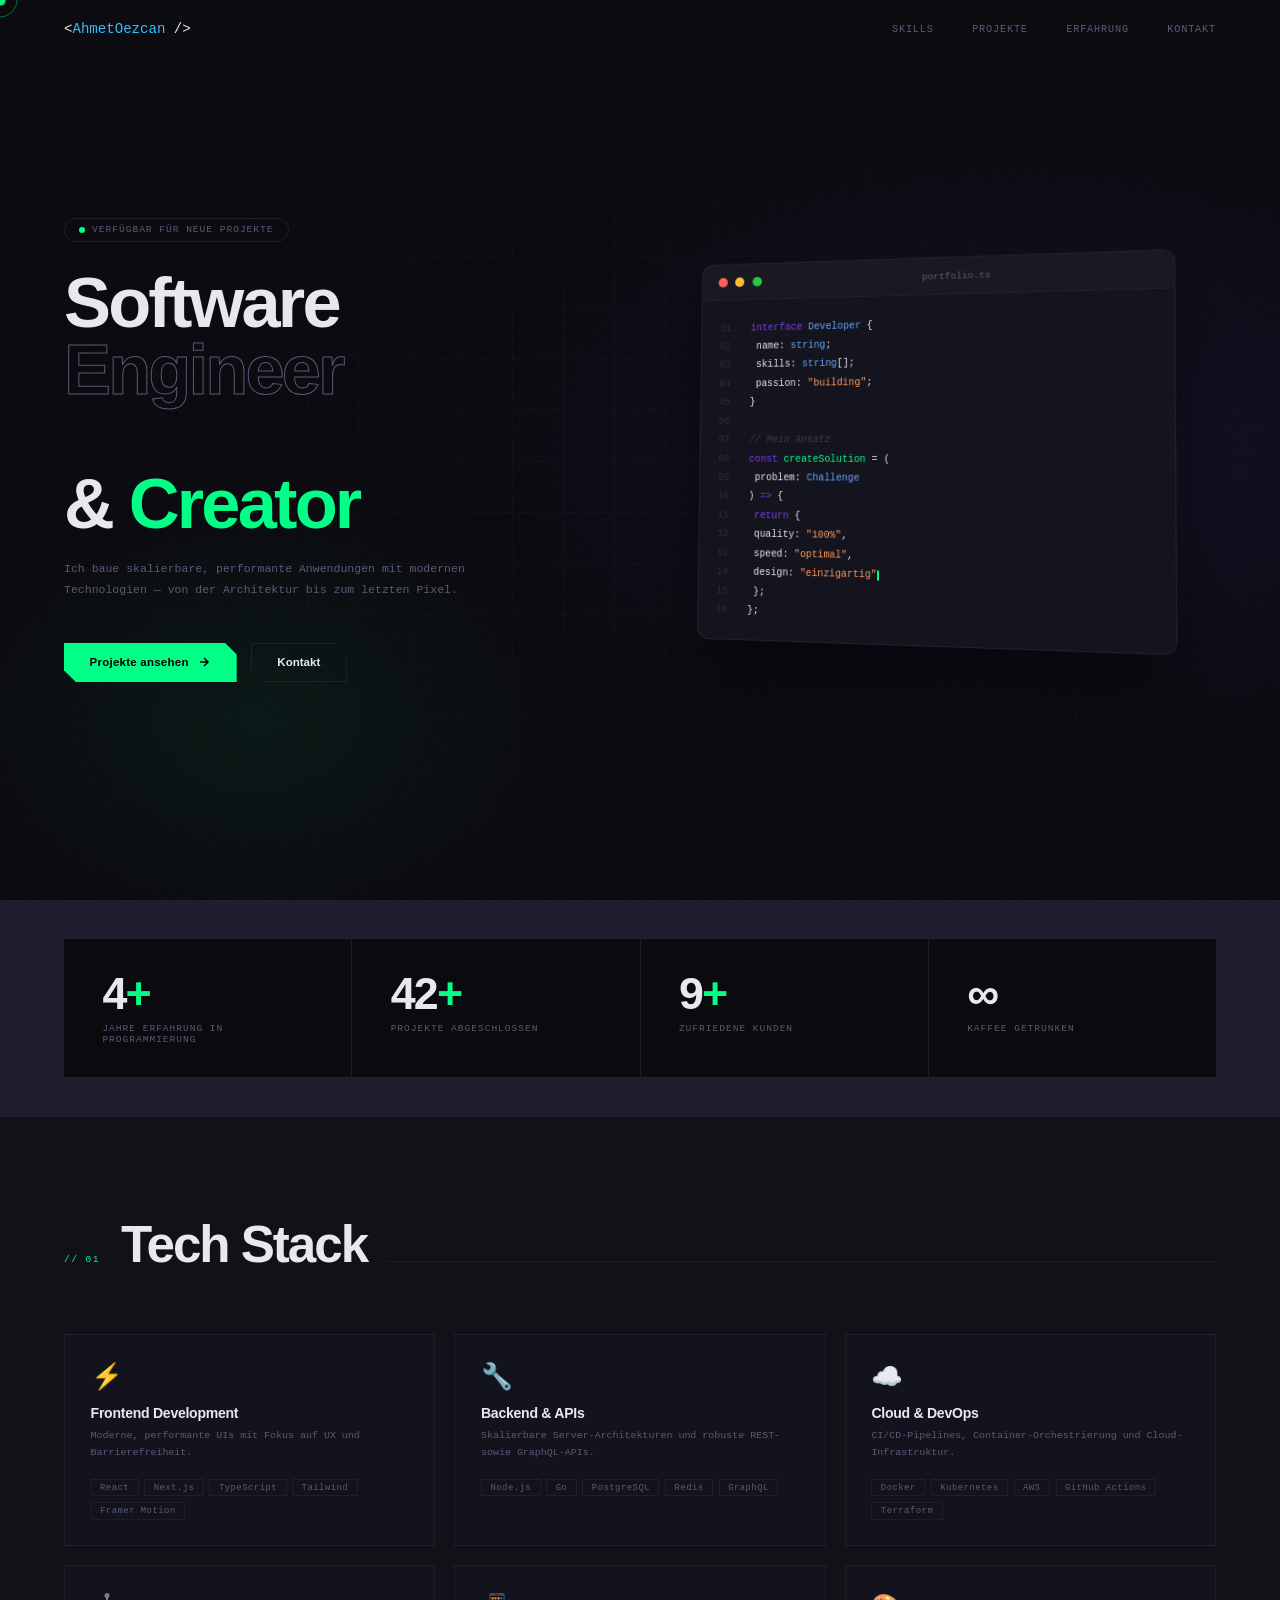
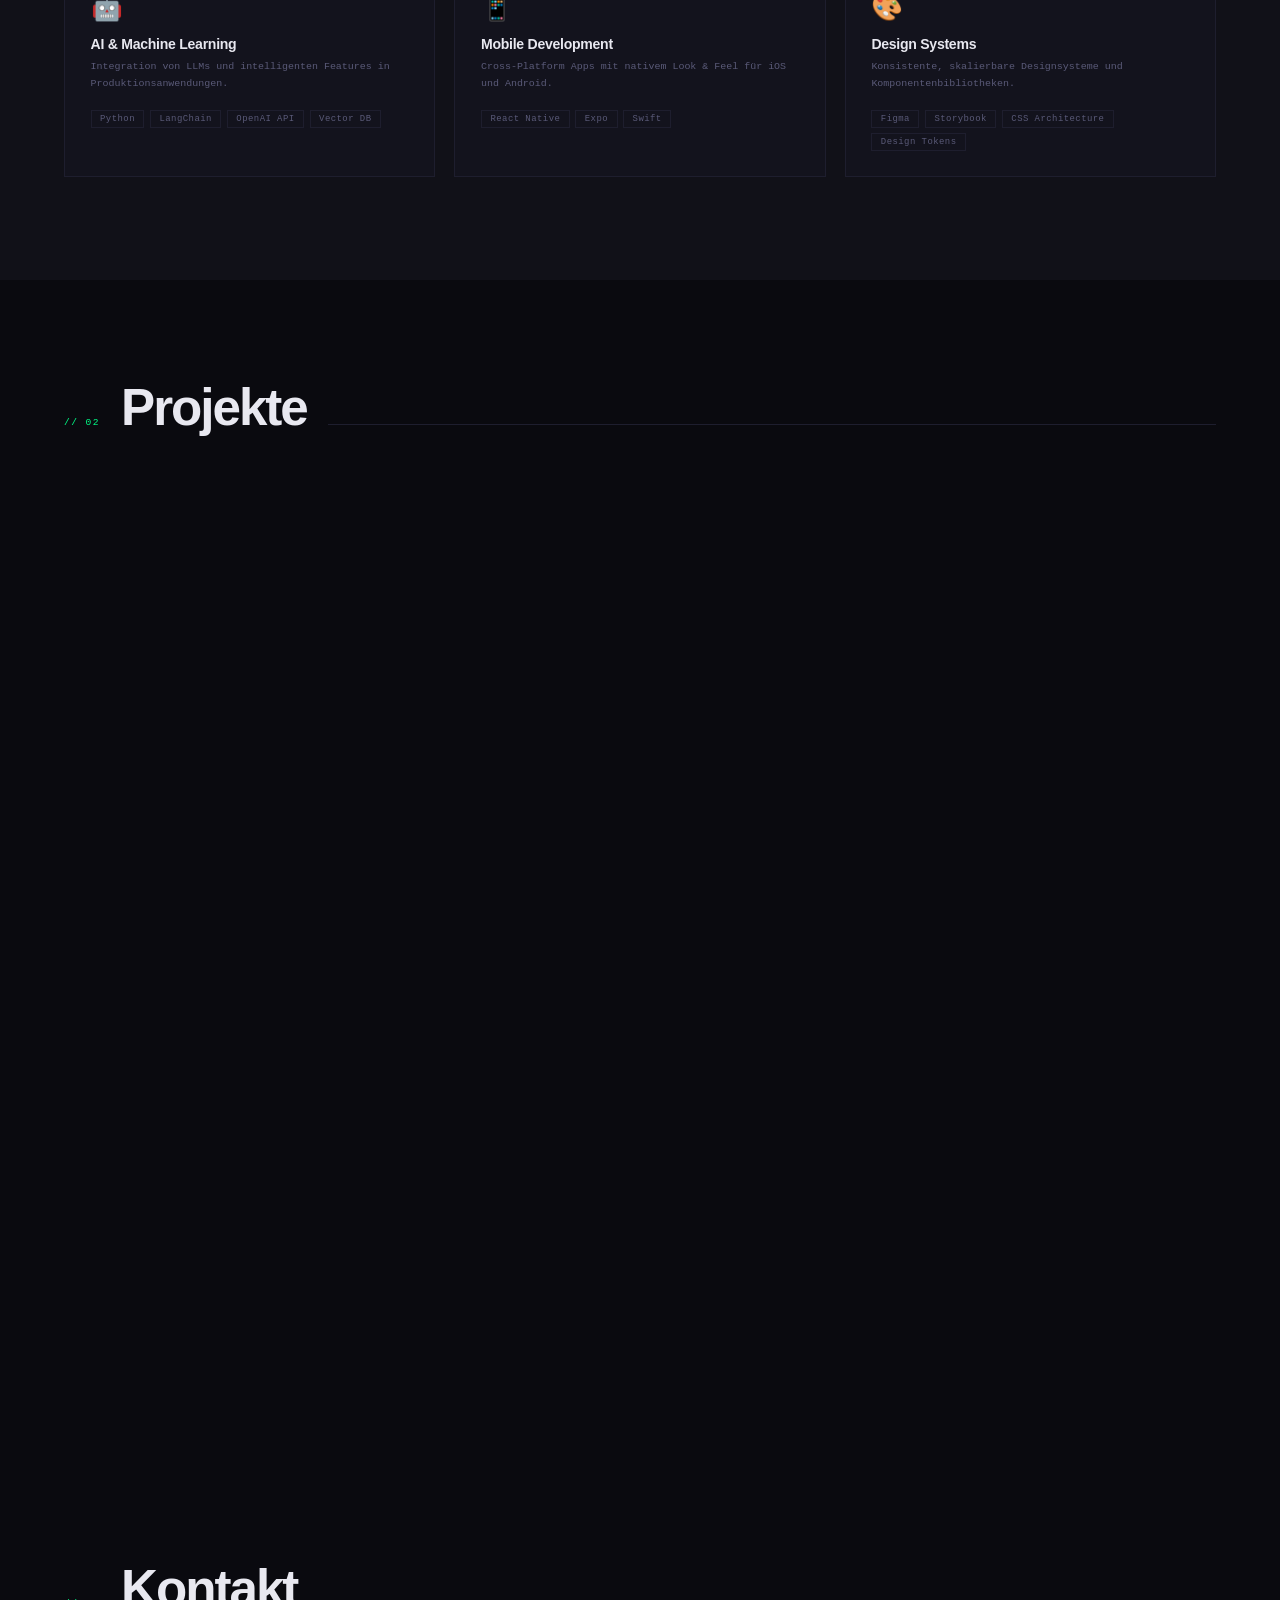
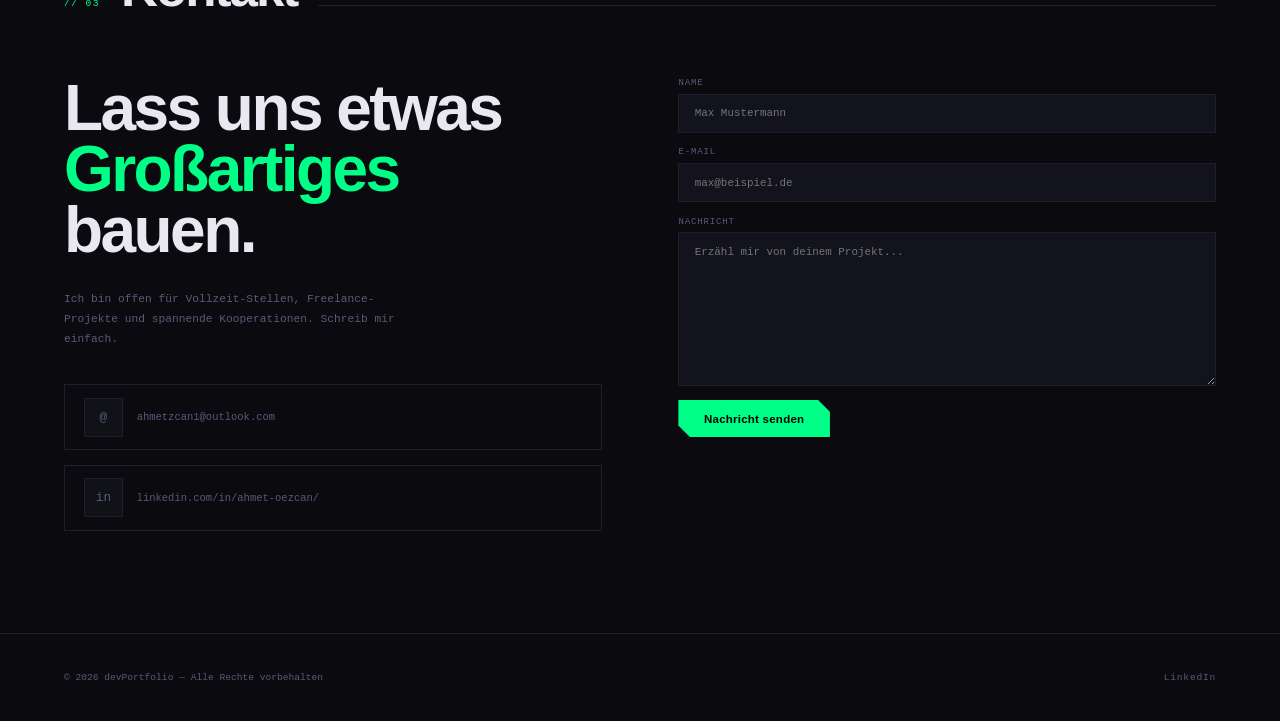
<file: main.html>
<!doctype html>
<html lang="en">
<head>
  <meta charset="UTF-8" />
  <meta name="viewport" content="width=device-width, initial-scale=1.0" />
  <title>Ahmet Özcan</title>
  <link rel="stylesheet" href="main.css" />
  <link href="https://fonts.googleapis.com/css2?family=Cinzel:wght@400;600;700&family=Crimson+Text:wght@400;600&display=swap" rel="stylesheet">
</head>
<body>

  <div class="cursor" id="cursor"></div>
  <div class="cursor-ring" id="cursorRing"></div>
  
  <!-- NAV -->
  <nav id="nav">
    <span id="devButton" class="dev-button">
      &lt;<span class="name">AhmetOezcan</span> /&gt;
    </span>
    <div class="nav-links">
      <a href="#skills">Skills</a>
      <a href="#projects">Projekte</a>
      <a href="#experience">Erfahrung</a>
      <a href="#contact">Kontakt</a>
    </div>
  </nav>
  
  <!-- HERO -->
  <section class="hero">
    <div class="hero-bg"></div>
    <div class="hero-grid"></div>
    <div class="hero-content">
      <div class="hero-badge">
        <span class="hero-badge-dot"></span>
        Verfügbar für neue Projekte
      </div>
      <h1 class="hero-title">
        Software<br>
        <span class="line2">Engineer</span><br>
        &amp; <span class="accent-word">Creator</span>
      </h1>
      <p class="hero-desc">
        Ich baue skalierbare, performante Anwendungen mit modernen Technologien — von der Architektur bis zum letzten Pixel.
      </p>
      <div class="hero-cta">
        <a href="#projects" class="btn-primary">
          Projekte ansehen
          <svg width="14" height="14" viewBox="0 0 24 24" fill="none" stroke="currentColor" stroke-width="2.5"><path d="M5 12h14M12 5l7 7-7 7"/></svg>
        </a>
        <a href="#contact" class="btn-ghost">Kontakt</a>
      </div>
    </div>
    <div class="hero-visual">
      <div class="code-window">
        <div class="code-titlebar">
          <div class="dot dot-r"></div>
          <div class="dot dot-y"></div>
          <div class="dot dot-g"></div>
          <span class="code-filename">portfolio.ts</span>
        </div>
        <div class="code-body">
          <div><span class="ln">01</span><span class="kw">interface</span> <span class="nb">Developer</span> {</div>
          <div><span class="ln">02</span>  name: <span class="nb">string</span>;</div>
          <div><span class="ln">03</span>  skills: <span class="nb">string</span>[];</div>
          <div><span class="ln">04</span>  passion: <span class="str">"building"</span>;</div>
          <div><span class="ln">05</span>}</div>
          <div><span class="ln">06</span></div>
          <div><span class="ln">07</span><span class="cm">// Mein Ansatz</span></div>
          <div><span class="ln">08</span><span class="kw">const</span> <span class="fn">createSolution</span> = (</div>
          <div><span class="ln">09</span>  problem: <span class="nb">Challenge</span></div>
          <div><span class="ln">10</span>) <span class="kw">=&gt;</span> {</div>
          <div><span class="ln">11</span>  <span class="kw">return</span> {</div>
          <div><span class="ln">12</span>    quality: <span class="str">"100%"</span>,</div>
          <div><span class="ln">13</span>    speed: <span class="str">"optimal"</span>,</div>
          <div><span class="ln">14</span>    design: <span class="str">"einzigartig"</span><span class="typing-cursor"></span></div>
          <div><span class="ln">15</span>  };</div>
          <div><span class="ln">16</span>};</div>
        </div>
      </div>
    </div>
  </section>
  
  <!-- STATS -->
  <div class="stats-bar">
    <div class="stat reveal">
      <div class="stat-num">4<span class="accent">+</span></div>
      <div class="stat-label">Jahre Erfahrung in Programmierung</div>
    </div>
    <div class="stat reveal">
      <div class="stat-num">42<span class="accent">+</span></div>
      <div class="stat-label">Projekte abgeschlossen</div>
    </div>
    <div class="stat reveal">
      <div class="stat-num">9<span class="accent">+</span></div>
      <div class="stat-label">Zufriedene Kunden</div>
    </div>
    <div class="stat reveal">
      <div class="stat-num">∞</div>
      <div class="stat-label">Kaffee getrunken</div>
    </div>
  </div>
  
  <!-- SKILLS -->
  <section id="skills">
    <div class="section-header">
      <span class="section-num">// 01</span>
      <h2 class="section-title">Tech Stack</h2>
      <div class="section-line"></div>
    </div>
    <div class="skills-grid">
      <div class="skill-card reveal">
        <span class="skill-icon">⚡</span>
        <div class="skill-name">Frontend Development</div>
        <div class="skill-desc">Moderne, performante UIs mit Fokus auf UX und Barrierefreiheit.</div>
        <div class="skill-tags">
          <span class="tag">React</span>
          <span class="tag">Next.js</span>
          <span class="tag">TypeScript</span>
          <span class="tag">Tailwind</span>
          <span class="tag">Framer Motion</span>
        </div>
      </div>
      <div class="skill-card reveal">
        <span class="skill-icon">🔧</span>
        <div class="skill-name">Backend & APIs</div>
        <div class="skill-desc">Skalierbare Server-Architekturen und robuste REST- sowie GraphQL-APIs.</div>
        <div class="skill-tags">
          <span class="tag">Node.js</span>
          <span class="tag">Go</span>
          <span class="tag">PostgreSQL</span>
          <span class="tag">Redis</span>
          <span class="tag">GraphQL</span>
        </div>
      </div>
      <div class="skill-card reveal">
        <span class="skill-icon">☁️</span>
        <div class="skill-name">Cloud & DevOps</div>
        <div class="skill-desc">CI/CD-Pipelines, Container-Orchestrierung und Cloud-Infrastruktur.</div>
        <div class="skill-tags">
          <span class="tag">Docker</span>
          <span class="tag">Kubernetes</span>
          <span class="tag">AWS</span>
          <span class="tag">GitHub Actions</span>
          <span class="tag">Terraform</span>
        </div>
      </div>
      <div class="skill-card reveal">
        <span class="skill-icon">🤖</span>
        <div class="skill-name">AI & Machine Learning</div>
        <div class="skill-desc">Integration von LLMs und intelligenten Features in Produktionsanwendungen.</div>
        <div class="skill-tags">
          <span class="tag">Python</span>
          <span class="tag">LangChain</span>
          <span class="tag">OpenAI API</span>
          <span class="tag">Vector DB</span>
        </div>
      </div>
      <div class="skill-card reveal">
        <span class="skill-icon">📱</span>
        <div class="skill-name">Mobile Development</div>
        <div class="skill-desc">Cross-Platform Apps mit nativem Look & Feel für iOS und Android.</div>
        <div class="skill-tags">
          <span class="tag">React Native</span>
          <span class="tag">Expo</span>
          <span class="tag">Swift</span>
        </div>
      </div>
      <div class="skill-card reveal">
        <span class="skill-icon">🎨</span>
        <div class="skill-name">Design Systems</div>
        <div class="skill-desc">Konsistente, skalierbare Designsysteme und Komponentenbibliotheken.</div>
        <div class="skill-tags">
          <span class="tag">Figma</span>
          <span class="tag">Storybook</span>
          <span class="tag">CSS Architecture</span>
          <span class="tag">Design Tokens</span>
        </div>
      </div>
    </div>
  </section>
  
  <!-- PROJECTS -->
  <section id="projects">
    <div class="section-header">
      <span class="section-num">// 02</span>
      <h2 class="section-title">Projekte</h2>
      <div class="section-line"></div>
    </div>
    <div class="projects-grid">
  
      <!-- Featured -->
      <div class="project-card featured reveal">
        <div class="project-preview p1-preview">
          <div class="project-preview-inner">
            <div class="preview-bar">
              <div class="preview-dot" style="background:#ff5f56"></div>
              <div class="preview-dot" style="background:#ffbd2e"></div>
              <div class="preview-dot" style="background:#27c93f"></div>
            </div>
            <div class="preview-content">
              <div class="preview-line accent"></div>
              <div class="preview-line med"></div>
              <div class="preview-line short"></div>
              <div style="height:0.8rem"></div>
              <div class="preview-line" style="background:rgba(124,58,237,0.2); width:85%"></div>
              <div class="preview-line med"></div>
              <div class="preview-line" style="width:30%; background:rgba(124,58,237,0.15)"></div>
            </div>
          </div>
        </div>
        <div class="project-info">
          <div class="project-type">Featured Projekt · SaaS</div>
          <div class="project-name">NeuralDash Analytics</div>
          <div class="project-desc">KI-gestützte Analyseplattform für Echtzeit-Datenvisualisierung mit 50k+ aktiven Nutzern. Verarbeitet über 10 Mio. Events täglich mit &lt;200ms Latenz.</div>
          <div class="project-stack">
            <span class="stack-tag">Next.js</span>
            <span class="stack-tag">Go</span>
            <span class="stack-tag">ClickHouse</span>
            <span class="stack-tag">Redis</span>
            <span class="stack-tag">Kubernetes</span>
          </div>
          <a href="#" class="project-link">
            Case Study lesen
            <svg width="12" height="12" viewBox="0 0 24 24" fill="none" stroke="currentColor" stroke-width="2.5"><path d="M7 17L17 7M17 7H7M17 7v10"/></svg>
          </a>
        </div>
      </div>
  
      <!-- Project 2 -->
      <div class="project-card reveal">
        <div class="project-preview p2-preview">
          <div class="project-preview-inner">
            <div class="preview-bar">
              <div class="preview-dot" style="background:#ff5f56"></div>
              <div class="preview-dot" style="background:#ffbd2e"></div>
              <div class="preview-dot" style="background:#27c93f"></div>
            </div>
            <div class="preview-content">
              <div class="preview-line" style="background:rgba(0,255,135,0.2); width:50%"></div>
              <div class="preview-line med"></div>
              <div class="preview-line short"></div>
              <div style="height:0.5rem"></div>
              <div class="preview-line" style="background:rgba(0,255,135,0.1); width:90%"></div>
              <div class="preview-line med"></div>
            </div>
          </div>
        </div>
        <div class="project-info">
          <div class="project-type">Open Source · CLI Tool</div>
          <div class="project-name">DeployKit</div>
          <div class="project-desc">Zero-Config Deployment-Tool für Node.js Apps. 2.4k GitHub Stars.</div>
          <div class="project-stack">
            <span class="stack-tag">Go</span>
            <span class="stack-tag">Docker</span>
            <span class="stack-tag">Shell</span>
          </div>
          <a href="#" class="project-link">
            GitHub ansehen
            <svg width="12" height="12" viewBox="0 0 24 24" fill="none" stroke="currentColor" stroke-width="2.5"><path d="M7 17L17 7M17 7H7M17 7v10"/></svg>
          </a>
        </div>
      </div>
  
      <!-- Project 3 -->
      <div class="project-card reveal">
        <div class="project-preview p3-preview">
          <div class="project-preview-inner">
            <div class="preview-bar">
              <div class="preview-dot" style="background:#ff5f56"></div>
              <div class="preview-dot" style="background:#ffbd2e"></div>
              <div class="preview-dot" style="background:#27c93f"></div>
            </div>
            <div class="preview-content">
              <div class="preview-line" style="background:rgba(255,77,109,0.2); width:60%"></div>
              <div class="preview-line med"></div>
              <div class="preview-line short"></div>
              <div style="height:0.5rem"></div>
              <div class="preview-line" style="background:rgba(255,77,109,0.1); width:75%"></div>
              <div class="preview-line" style="width:45%"></div>
            </div>
          </div>
        </div>
        <div class="project-info">
          <div class="project-type">Mobile App · iOS & Android</div>
          <div class="project-name">Habito</div>
          <div class="project-desc">Habit-Tracking-App mit gamifizierten Elementen. 12k Downloads im ersten Monat.</div>
          <div class="project-stack">
            <span class="stack-tag">React Native</span>
            <span class="stack-tag">Supabase</span>
            <span class="stack-tag">Expo</span>
          </div>
          <a href="#" class="project-link">
            App Store
            <svg width="12" height="12" viewBox="0 0 24 24" fill="none" stroke="currentColor" stroke-width="2.5"><path d="M7 17L17 7M17 7H7M17 7v10"/></svg>
          </a>
        </div>
      </div>
  
    </div>
  </section>
  
  
  <!-- CONTACT -->
  <section id="contact">
    <div class="section-header">
      <span class="section-num">// 03</span>
      <h2 class="section-title">Kontakt</h2>
      <div class="section-line"></div>
    </div>
    <div class="contact-inner">
      <div class="contact-text reveal">
        <div class="big">
          Lass uns etwas<br>
          <span class="line2">Großartiges</span><br>
          bauen.
        </div>
        <p>Ich bin offen für Vollzeit-Stellen, Freelance-Projekte und spannende Kooperationen. Schreib mir einfach.</p>
        <div class="contact-links">
          <a href="mailto:ahmetzcan1@outlook.com" class="contact-link">
            <span class="icon">@</span>
            ahmetzcan1@outlook.com
          </a>
          <a href="https://www.linkedin.com/in/ahmet-oezcan/" class="contact-link">
            <span class="icon">in</span>
            linkedin.com/in/ahmet-oezcan/
          </a>
        </div>
      </div>
      <form action="https://formspree.io/f/mojkwjre" method="POST" class="contact-form">
        <div class="form-group">
          <label class="form-label">Name</label>
          <input class="form-input" type="text" name="name" placeholder="Max Mustermann" required>
        </div>
        <div class="form-group">
          <label class="form-label">E-Mail</label>
          <input class="form-input" type="email" name="email" placeholder="max@beispiel.de" required>
        </div>
        <div class="form-group">
          <label class="form-label">Nachricht</label>
          <textarea class="form-textarea" name="message" placeholder="Erzähl mir von deinem Projekt..." required></textarea>
        </div>
        <button class="btn-primary" type="submit" style="width: fit-content; cursor: none;">
          Nachricht senden
        </button>
      </form>
    </div>
  </section>
  
  <!-- FOOTER -->
  <footer>
    <div class="copy">© 2026 devPortfolio — Alle Rechte vorbehalten</div>
    <div class="footer-social">
      <a href="https://www.linkedin.com/in/ahmet-oezcan/">LinkedIn</a>
    </div>
  </footer>

  <script src="main.js"></script>

</body>

  
  
</html>
</file>
<file: main.css>
:root {
  --bg: #0a0a0f;
  --surface: #111118;
  --border: #1e1e2e;
  --accent: #00ff87;
  --accent2: #7c3aed;
  --accent3: #ff4d6d;
  --text: #e8e8f0;
  --muted: #5a5a78;
  --card: #13131d;
}

*, *::before, *::after { box-sizing: border-box; margin: 0; padding: 0; }

html {
  scroll-behavior: smooth;
  font-size: clamp(14px, 1.1vw, 18px); /* fluid base font — scales with viewport */
}

body {
  background: var(--bg);
  color: var(--text);
  font-family: 'Syne', sans-serif;
  overflow-x: hidden;
  cursor: none;
}

/* CUSTOM CURSOR */
.cursor {
  position: fixed;
  width: 0.75rem; height: 0.75rem;
  background: var(--accent);
  border-radius: 50%;
  pointer-events: none;
  z-index: 9999;
  transform: translate(-50%, -50%);
  transition: transform 0.1s, width 0.2s, height 0.2s, background 0.2s;
  mix-blend-mode: difference;
}
.cursor-ring {
  position: fixed;
  width: 2.5rem; height: 2.5rem;
  border: 1px solid rgba(0,255,135,0.4);
  border-radius: 50%;
  pointer-events: none;
  z-index: 9998;
  transform: translate(-50%, -50%);
  transition: left 0.12s ease-out, top 0.12s ease-out, width 0.3s, height 0.3s, border-color 0.3s;
}
body:has(a:hover) .cursor-ring,
body:has(button:hover) .cursor-ring { width: 3.75rem; height: 3.75rem; border-color: var(--accent); }

/* NOISE OVERLAY */
body::before {
  content: '';
  position: fixed;
  inset: 0;
  background-image: url("data:image/svg+xml,%3Csvg viewBox='0 0 256 256' xmlns='http://www.w3.org/2000/svg'%3E%3Cfilter id='noise'%3E%3CfeTurbulence type='fractalNoise' baseFrequency='0.9' numOctaves='4' stitchTiles='stitch'/%3E%3C/filter%3E%3Crect width='100%25' height='100%25' filter='url(%23noise)' opacity='0.035'/%3E%3C/svg%3E");
  pointer-events: none;
  z-index: 1000;
  opacity: 0.6;
}

/* NAV */
nav {
  position: fixed;
  top: 0; left: 0; right: 0;
  z-index: 100;
  padding: 1.5rem clamp(2rem, 5vw, 6rem);
  display: flex;
  justify-content: space-between;
  align-items: center;
  border-bottom: 1px solid transparent;
  transition: all 0.3s;
}
nav.scrolled {
  background: rgba(10,10,15,0.85);
  backdrop-filter: blur(20px);
  border-bottom-color: var(--border);
}
.nav-logo {
  font-size: clamp(0.9rem, 1.2vw, 1.3rem);
  font-weight: 800;
  letter-spacing: -0.02em;
  display: flex;
  align-items: center;
  gap: 0.5rem;
}
.nav-logo span { color: var(--accent); }
.nav-links { display: flex; gap: clamp(1.5rem, 3vw, 3rem); }
.nav-links a {
  font-family: 'DM Mono', monospace;
  font-size: clamp(0.65rem, 0.8vw, 0.85rem);
  color: var(--muted);
  text-decoration: none;
  letter-spacing: 0.08em;
  text-transform: uppercase;
  transition: color 0.2s;
  position: relative;
}
.nav-links a::after {
  content: '';
  position: absolute;
  bottom: -2px; left: 0;
  width: 0; height: 1px;
  background: var(--accent);
  transition: width 0.3s;
}
.nav-links a:hover { color: var(--text); }
.nav-links a:hover::after { width: 100%; }

/* HERO */
.hero {
  min-height: 100vh;
  display: grid;
  grid-template-columns: 1fr 1fr;
  align-items: center;
  padding: 0 clamp(2rem, 5vw, 6rem);
  position: relative;
  overflow: hidden;
}

.hero-bg {
  position: absolute;
  inset: 0;
  background:
    radial-gradient(ellipse 60% 50% at 80% 50%, rgba(124,58,237,0.12) 0%, transparent 70%),
    radial-gradient(ellipse 40% 40% at 20% 80%, rgba(0,255,135,0.06) 0%, transparent 60%);
}

.hero-grid {
  position: absolute;
  inset: 0;
  background-image:
    linear-gradient(var(--border) 1px, transparent 1px),
    linear-gradient(90deg, var(--border) 1px, transparent 1px);
  background-size: clamp(40px, 4vw, 80px) clamp(40px, 4vw, 80px);
  mask-image: radial-gradient(ellipse 80% 80% at 50% 50%, black 0%, transparent 70%);
  opacity: 0.4;
}

.hero-content {
  position: relative;
  z-index: 2;
}

.hero-badge {
  display: inline-flex;
  align-items: center;
  gap: 0.5rem;
  padding: 0.4rem 1rem;
  border: 1px solid var(--border);
  border-radius: 100px;
  font-family: 'DM Mono', monospace;
  font-size: clamp(0.6rem, 0.75vw, 0.85rem);
  color: var(--muted);
  letter-spacing: 0.1em;
  text-transform: uppercase;
  margin-bottom: 2rem;
  animation: fadeSlideUp 0.8s ease both;
}
.hero-badge-dot {
  width: 6px; height: 6px;
  background: var(--accent);
  border-radius: 50%;
  animation: pulse 2s infinite;
}
@keyframes pulse {
  0%, 100% { opacity: 1; transform: scale(1); }
  50% { opacity: 0.5; transform: scale(0.8); }
}

.hero-title {
  font-size: clamp(3rem, 5.5vw, 7.5rem);
  font-weight: 800;
  line-height: 0.95;
  letter-spacing: -0.04em;
  margin-bottom: 1.5rem;
  animation: fadeSlideUp 0.8s 0.1s ease both;
}
.hero-title .line2 {
  display: block;
  color: transparent;
  -webkit-text-stroke: 1px var(--muted);
  transition: -webkit-text-stroke 0.3s;
}
.hero-title .accent-word {
  color: var(--accent);
  position: relative;
}

.hero-desc {
  font-family: 'DM Mono', monospace;
  font-size: clamp(0.75rem, 0.9vw, 1rem);
  line-height: 1.8;
  color: var(--muted);
  max-width: min(420px, 90%);
  margin-bottom: 3rem;
  animation: fadeSlideUp 0.8s 0.2s ease both;
}

.hero-cta {
  display: flex;
  gap: 1rem;
  animation: fadeSlideUp 0.8s 0.3s ease both;
}
.btn-primary {
  display: inline-flex;
  align-items: center;
  gap: 0.6rem;
  padding: clamp(0.7rem, 1vw, 1.1rem) clamp(1.2rem, 2vw, 2.5rem);
  background: var(--accent);
  color: #000;
  border: none;
  font-family: 'Syne', sans-serif;
  font-size: clamp(0.75rem, 0.9vw, 1rem);
  font-weight: 700;
  letter-spacing: 0.02em;
  text-decoration: none;
  cursor: none;
  transition: transform 0.2s, box-shadow 0.2s;
  clip-path: polygon(0 0, calc(100% - 12px) 0, 100% 12px, 100% 100%, 12px 100%, 0 calc(100% - 12px));
}
.btn-primary:hover { transform: translateY(-2px); box-shadow: 0 8px 30px rgba(0,255,135,0.3); }
.btn-ghost {
  display: inline-flex;
  align-items: center;
  gap: 0.6rem;
  padding: clamp(0.7rem, 1vw, 1.1rem) clamp(1.2rem, 2vw, 2.5rem);
  background: transparent;
  color: var(--text);
  border: 1px solid var(--border);
  font-family: 'Syne', sans-serif;
  font-size: clamp(0.75rem, 0.9vw, 1rem);
  font-weight: 600;
  text-decoration: none;
  cursor: none;
  transition: border-color 0.2s, color 0.2s, transform 0.2s;
  clip-path: polygon(0 0, calc(100% - 12px) 0, 100% 12px, 100% 100%, 12px 100%, 0 calc(100% - 12px));
}
.btn-ghost:hover { border-color: var(--accent); color: var(--accent); transform: translateY(-2px); }

/* HERO VISUAL */
.hero-visual {
  position: relative;
  z-index: 2;
  display: flex;
  justify-content: center;
  align-items: center;
  animation: fadeSlideUp 0.8s 0.4s ease both;
}

.code-window {
  background: var(--card);
  border: 1px solid var(--border);
  border-radius: 12px;
  width: 100%;
  max-width: min(480px, 90%);
  overflow: hidden;
  box-shadow: 0 40px 80px rgba(0,0,0,0.6), 0 0 0 1px rgba(255,255,255,0.03);
  transform: perspective(800px) rotateY(-8deg) rotateX(2deg);
  transition: transform 0.5s;
}
.code-window:hover { transform: perspective(800px) rotateY(0deg) rotateX(0deg); }
.code-titlebar {
  display: flex;
  align-items: center;
  gap: 0.6rem;
  padding: 0.9rem 1.2rem;
  border-bottom: 1px solid var(--border);
  background: rgba(255,255,255,0.02);
}
.dot { width: 10px; height: 10px; border-radius: 50%; }
.dot-r { background: #ff5f56; }
.dot-y { background: #ffbd2e; }
.dot-g { background: #27c93f; }
.code-filename {
  font-family: 'DM Mono', monospace;
  font-size: clamp(0.62rem, 0.75vw, 0.85rem);
  color: var(--muted);
  margin-left: auto;
  margin-right: auto;
}
.code-body {
  padding: clamp(1rem, 1.5vw, 2rem);
  font-family: 'DM Mono', monospace;
  font-size: clamp(0.68rem, 0.8vw, 0.95rem);
  line-height: 1.9;
}
.ln { color: #2a2a40; user-select: none; margin-right: 1.5rem; }
.kw { color: #7c3aed; }
.fn { color: #00ff87; }
.str { color: #ff9a5c; }
.cm { color: #3a3a56; font-style: italic; }
.nb { color: #60a5fa; }
.typing-cursor {
  display: inline-block;
  width: 2px; height: 1em;
  background: var(--accent);
  animation: blink 1s infinite;
  vertical-align: text-bottom;
}
@keyframes blink { 0%,50%,100% { opacity: 1; } 25%,75% { opacity: 0; } }

/* STATS */
.stats-bar {
  padding: clamp(2rem, 3vw, 4rem) clamp(2rem, 5vw, 6rem);
  display: grid;
  grid-template-columns: repeat(4, 1fr);
  gap: 1px;
  background: var(--border);
  border-top: 1px solid var(--border);
  border-bottom: 1px solid var(--border);
}
.stat {
  background: var(--bg);
  padding: clamp(1.5rem, 2.5vw, 3rem) clamp(1.5rem, 3vw, 4rem);
  position: relative;
  overflow: hidden;
}
.stat::before {
  content: '';
  position: absolute;
  bottom: 0; left: 0;
  width: 100%; height: 2px;
  background: var(--accent);
  transform: scaleX(0);
  transform-origin: left;
  transition: transform 0.4s;
}
.stat:hover::before { transform: scaleX(1); }
.stat-num {
  font-size: clamp(2rem, 3.5vw, 4.5rem);
  font-weight: 800;
  letter-spacing: -0.04em;
  line-height: 1;
  margin-bottom: 0.5rem;
}
.stat-num .accent { color: var(--accent); }
.stat-label {
  font-family: 'DM Mono', monospace;
  font-size: clamp(0.6rem, 0.75vw, 0.85rem);
  color: var(--muted);
  letter-spacing: 0.1em;
  text-transform: uppercase;
}

/* SECTIONS */
section { padding: clamp(4rem, 8vw, 10rem) clamp(2rem, 5vw, 6rem); }

.section-header {
  display: flex;
  align-items: baseline;
  gap: 1.5rem;
  margin-bottom: clamp(3rem, 5vw, 6rem);
}
.section-num {
  font-family: 'DM Mono', monospace;
  font-size: clamp(0.62rem, 0.75vw, 0.85rem);
  color: var(--accent);
  letter-spacing: 0.15em;
}
.section-title {
  font-size: clamp(2rem, 4vw, 5rem);
  font-weight: 800;
  letter-spacing: -0.04em;
  line-height: 1;
}
.section-line {
  flex: 1;
  height: 1px;
  background: var(--border);
}

/* SKILLS */
#skills { background: var(--surface); }
.skills-grid {
  display: grid;
  grid-template-columns: repeat(3, 1fr);
  gap: clamp(1rem, 1.5vw, 2rem);
}
.skill-card {
  background: var(--card);
  border: 1px solid var(--border);
  padding: clamp(1.2rem, 2vw, 2.5rem);
  position: relative;
  overflow: hidden;
  transition: transform 0.3s, border-color 0.3s;
  cursor: none;
}
.skill-card::before {
  content: '';
  position: absolute;
  inset: 0;
  background: linear-gradient(135deg, transparent 60%, rgba(0,255,135,0.04));
  opacity: 0;
  transition: opacity 0.3s;
}
.skill-card:hover { transform: translateY(-4px); border-color: rgba(0,255,135,0.2); }
.skill-card:hover::before { opacity: 1; }
.skill-icon {
  font-size: clamp(1.5rem, 2vw, 2.5rem);
  margin-bottom: 1rem;
  display: block;
}
.skill-name {
  font-size: clamp(0.9rem, 1.1vw, 1.3rem);
  font-weight: 700;
  margin-bottom: 0.5rem;
  letter-spacing: -0.02em;
}
.skill-desc {
  font-family: 'DM Mono', monospace;
  font-size: clamp(0.65rem, 0.78vw, 0.88rem);
  color: var(--muted);
  line-height: 1.7;
}
.skill-tags {
  display: flex;
  flex-wrap: wrap;
  gap: 0.4rem;
  margin-top: 1.2rem;
}
.tag {
  padding: 0.2rem 0.6rem;
  border: 1px solid var(--border);
  font-family: 'DM Mono', monospace;
  font-size: clamp(0.58rem, 0.7vw, 0.78rem);
  color: var(--muted);
  letter-spacing: 0.05em;
}

/* PROJECTS */
.projects-grid {
  display: grid;
  grid-template-columns: 1fr 1fr;
  gap: clamp(1rem, 1.5vw, 2rem);
}
.project-card {
  background: var(--card);
  border: 1px solid var(--border);
  overflow: hidden;
  cursor: none;
  position: relative;
  transition: border-color 0.3s;
}
.project-card:hover { border-color: rgba(0,255,135,0.25); }
.project-card.featured {
  grid-column: 1 / -1;
  display: grid;
  grid-template-columns: 1fr 1fr;
}
.project-preview {
  aspect-ratio: 16/9;
  background: var(--surface);
  position: relative;
  overflow: hidden;
  display: flex;
  align-items: center;
  justify-content: center;
}
.project-card.featured .project-preview {
  aspect-ratio: auto;
  min-height: clamp(200px, 25vw, 360px);
}
.project-preview-inner {
  width: 80%;
  height: 70%;
  border: 1px solid var(--border);
  border-radius: 6px;
  background: var(--bg);
  position: relative;
  overflow: hidden;
  transform: scale(0.95);
  transition: transform 0.4s;
}
.project-card:hover .project-preview-inner { transform: scale(1); }
.preview-bar {
  height: 30px;
  background: rgba(255,255,255,0.02);
  border-bottom: 1px solid var(--border);
  display: flex;
  align-items: center;
  gap: 0.4rem;
  padding: 0 0.8rem;
}
.preview-dot { width: 7px; height: 7px; border-radius: 50%; }
.preview-content {
  padding: 1rem;
  display: flex;
  flex-direction: column;
  gap: 0.5rem;
}
.preview-line {
  height: 6px;
  background: var(--border);
  border-radius: 3px;
}
.preview-line.accent { background: rgba(0,255,135,0.2); width: 60%; }
.preview-line.short { width: 40%; }
.preview-line.med { width: 70%; }

.p1-preview { background: linear-gradient(135deg, #0d0d1a 0%, #111128 100%); }
.p1-preview .preview-line.accent { background: rgba(124,58,237,0.3); }
.p2-preview { background: linear-gradient(135deg, #0a1a0d 0%, #0d1f10 100%); }
.p3-preview { background: linear-gradient(135deg, #1a0d0a 0%, #1f100d 100%); }
.p3-preview .preview-line.accent { background: rgba(255,77,109,0.3); }
.p4-preview { background: linear-gradient(135deg, #0a0a1a 0%, #0d0d22 100%); }

.project-info {
  padding: clamp(1.2rem, 2vw, 2.5rem);
}
.project-card.featured .project-info {
  padding: clamp(2rem, 3vw, 4rem);
  display: flex;
  flex-direction: column;
  justify-content: center;
}
.project-type {
  font-family: 'DM Mono', monospace;
  font-size: clamp(0.58rem, 0.7vw, 0.78rem);
  color: var(--accent);
  letter-spacing: 0.15em;
  text-transform: uppercase;
  margin-bottom: 0.8rem;
}
.project-name {
  font-size: clamp(1.1rem, 1.5vw, 1.8rem);
  font-weight: 800;
  letter-spacing: -0.03em;
  margin-bottom: 0.8rem;
  line-height: 1.1;
}
.project-card.featured .project-name { font-size: clamp(1.4rem, 2.2vw, 2.8rem); }
.project-desc {
  font-family: 'DM Mono', monospace;
  font-size: clamp(0.65rem, 0.8vw, 0.9rem);
  color: var(--muted);
  line-height: 1.7;
  margin-bottom: 1.5rem;
}
.project-stack {
  display: flex;
  flex-wrap: wrap;
  gap: 0.4rem;
  margin-bottom: 1.5rem;
}
.stack-tag {
  padding: 0.25rem 0.7rem;
  background: rgba(0,255,135,0.06);
  border: 1px solid rgba(0,255,135,0.15);
  font-family: 'DM Mono', monospace;
  font-size: clamp(0.58rem, 0.7vw, 0.78rem);
  color: var(--accent);
  letter-spacing: 0.05em;
}
.project-link {
  display: inline-flex;
  align-items: center;
  gap: 0.5rem;
  font-family: 'DM Mono', monospace;
  font-size: clamp(0.65rem, 0.78vw, 0.88rem);
  color: var(--muted);
  text-decoration: none;
  transition: color 0.2s;
  cursor: none;
}
.project-link:hover { color: var(--accent); }
.project-link svg { transition: transform 0.2s; }
.project-link:hover svg { transform: translate(2px, -2px); }

/* EXPERIENCE */
#experience { background: var(--surface); }
.exp-list { display: flex; flex-direction: column; }
.exp-item {
  display: grid;
  grid-template-columns: clamp(120px, 15vw, 220px) 1fr;
  gap: clamp(2rem, 4vw, 5rem);
  padding: clamp(2rem, 3vw, 3.5rem) 0;
  border-bottom: 1px solid var(--border);
  position: relative;
}
.exp-item::before {
  content: '';
  position: absolute;
  left: clamp(120px, 15vw, 220px);
  top: 0; bottom: 0;
  width: 1px;
  background: var(--border);
}
.exp-date {
  font-family: 'DM Mono', monospace;
  font-size: clamp(0.62rem, 0.75vw, 0.85rem);
  color: var(--muted);
  letter-spacing: 0.05em;
  padding-top: 0.2rem;
}
.exp-content { padding-left: clamp(2rem, 4vw, 5rem); }
.exp-company {
  font-family: 'DM Mono', monospace;
  font-size: clamp(0.6rem, 0.72vw, 0.82rem);
  color: var(--accent);
  letter-spacing: 0.15em;
  text-transform: uppercase;
  margin-bottom: 0.4rem;
}
.exp-role {
  font-size: clamp(1rem, 1.3vw, 1.5rem);
  font-weight: 700;
  letter-spacing: -0.02em;
  margin-bottom: 0.8rem;
}
.exp-desc {
  font-family: 'DM Mono', monospace;
  font-size: clamp(0.65rem, 0.78vw, 0.9rem);
  color: var(--muted);
  line-height: 1.8;
}
.exp-dot {
  position: absolute;
  left: clamp(120px, 15vw, 220px);
  top: clamp(2rem, 3vw, 3.5rem);
  width: 9px; height: 9px;
  background: var(--accent);
  border-radius: 50%;
  transform: translateX(-4px);
  box-shadow: 0 0 0 4px var(--surface);
}

/* CONTACT */
.contact-inner {
  display: grid;
  grid-template-columns: 1fr 1fr;
  gap: clamp(3rem, 6vw, 8rem);
  align-items: start;
}
.contact-text .big {
  font-size: clamp(2.5rem, 5vw, 7rem);
  font-weight: 800;
  letter-spacing: -0.04em;
  line-height: 0.95;
  margin-bottom: 2rem;
}
.contact-text .big .line2 { color: var(--accent); }
.contact-text p {
  font-family: 'DM Mono', monospace;
  font-size: clamp(0.72rem, 0.88vw, 1rem);
  color: var(--muted);
  line-height: 1.8;
  max-width: min(360px, 100%);
  margin-bottom: 2.5rem;
}
.contact-links {
  display: flex;
  flex-direction: column;
  gap: 1rem;
}
.contact-link {
  display: flex;
  align-items: center;
  gap: 1rem;
  font-family: 'DM Mono', monospace;
  font-size: clamp(0.68rem, 0.82vw, 0.95rem);
  color: var(--muted);
  text-decoration: none;
  padding: clamp(0.7rem, 1vw, 1.2rem) clamp(1rem, 1.5vw, 1.8rem);
  border: 1px solid var(--border);
  transition: border-color 0.2s, color 0.2s, background 0.2s;
  cursor: none;
}
.contact-link:hover {
  border-color: rgba(0,255,135,0.3);
  color: var(--text);
  background: rgba(0,255,135,0.03);
}
.contact-link .icon {
  width: clamp(28px, 3vw, 40px);
  height: clamp(28px, 3vw, 40px);
  display: flex; align-items: center; justify-content: center;
  background: var(--surface);
  border: 1px solid var(--border);
  font-size: clamp(0.8rem, 1vw, 1.1rem);
  flex-shrink: 0;
}
.contact-form {
  display: flex;
  flex-direction: column;
  gap: 1rem;
}
.form-group { display: flex; flex-direction: column; gap: 0.4rem; }
.form-label {
  font-family: 'DM Mono', monospace;
  font-size: clamp(0.58rem, 0.7vw, 0.78rem);
  color: var(--muted);
  letter-spacing: 0.1em;
  text-transform: uppercase;
}
.form-input, .form-textarea {
  background: var(--card);
  border: 1px solid var(--border);
  color: var(--text);
  font-family: 'DM Mono', monospace;
  font-size: clamp(0.72rem, 0.85vw, 0.95rem);
  padding: clamp(0.65rem, 1vw, 1.1rem) clamp(0.8rem, 1.2vw, 1.3rem);
  outline: none;
  transition: border-color 0.2s;
  width: 100%;
}
.form-textarea { min-height: clamp(100px, 12vw, 160px); resize: vertical; }
.form-input:focus, .form-textarea:focus { border-color: rgba(0,255,135,0.4); }

/* FOOTER */
footer {
  padding: clamp(2rem, 3vw, 4rem) clamp(2rem, 5vw, 6rem);
  border-top: 1px solid var(--border);
  display: flex;
  justify-content: space-between;
  align-items: center;
}
footer .copy {
  font-family: 'DM Mono', monospace;
  font-size: clamp(0.62rem, 0.75vw, 0.85rem);
  color: var(--muted);
}
.footer-social { display: flex; gap: clamp(1rem, 2vw, 2rem); }
.footer-social a {
  font-family: 'DM Mono', monospace;
  font-size: clamp(0.62rem, 0.75vw, 0.85rem);
  color: var(--muted);
  text-decoration: none;
  letter-spacing: 0.08em;
  transition: color 0.2s;
}
.footer-social a:hover { color: var(--accent); }

/* ANIMATIONS */
@keyframes fadeSlideUp {
  from { opacity: 0; transform: translateY(20px); }
  to { opacity: 1; transform: translateY(0); }
}

.reveal {
  opacity: 0;
  transform: translateY(30px);
  transition: opacity 0.7s ease, transform 0.7s ease;
}
.reveal.visible { opacity: 1; transform: none; }

/* SCROLLBAR */
::-webkit-scrollbar { width: 4px; }
::-webkit-scrollbar-track { background: var(--bg); }
::-webkit-scrollbar-thumb { background: var(--border); }
::-webkit-scrollbar-thumb:hover { background: var(--muted); }

@media (max-width: 900px) {
  nav { padding: 1.5rem 2rem; }
  .nav-links { display: none; }
  .hero { grid-template-columns: 1fr; padding: 8rem 2rem 4rem; }
  .hero-visual { display: none; }
  .stats-bar { grid-template-columns: 1fr 1fr; padding: 2rem; }
  section { padding: 5rem 2rem; }
  .skills-grid { grid-template-columns: 1fr; }
  .projects-grid { grid-template-columns: 1fr; }
  .project-card.featured { grid-column: 1; display: flex; flex-direction: column; }
  .contact-inner { grid-template-columns: 1fr; gap: 3rem; }
  .exp-item { grid-template-columns: 1fr; gap: 0.5rem; }
  .exp-item::before { display: none; }
  .exp-content { padding-left: 0; }
  .exp-dot { display: none; }
  footer { flex-direction: column; gap: 1.5rem; padding: 2rem; }
}

/* DEV BUTTON */
.dev-button {
  cursor: pointer;
  font-family: monospace;
  opacity: 1;
  transform: scale(1);
  transition:
    opacity 0.6s cubic-bezier(0.4, 0.0, 0.2, 1),
    transform 0.6s cubic-bezier(0.4, 0.0, 0.2, 1);
}

.dev-button.is-fading {
  opacity: 0;
  transform: scale(0.96);
}
.name       { color: #38bdf8; }
.code-green { color: #22c55e; }
.dev-button:hover { opacity: 0.9; }
</file>
